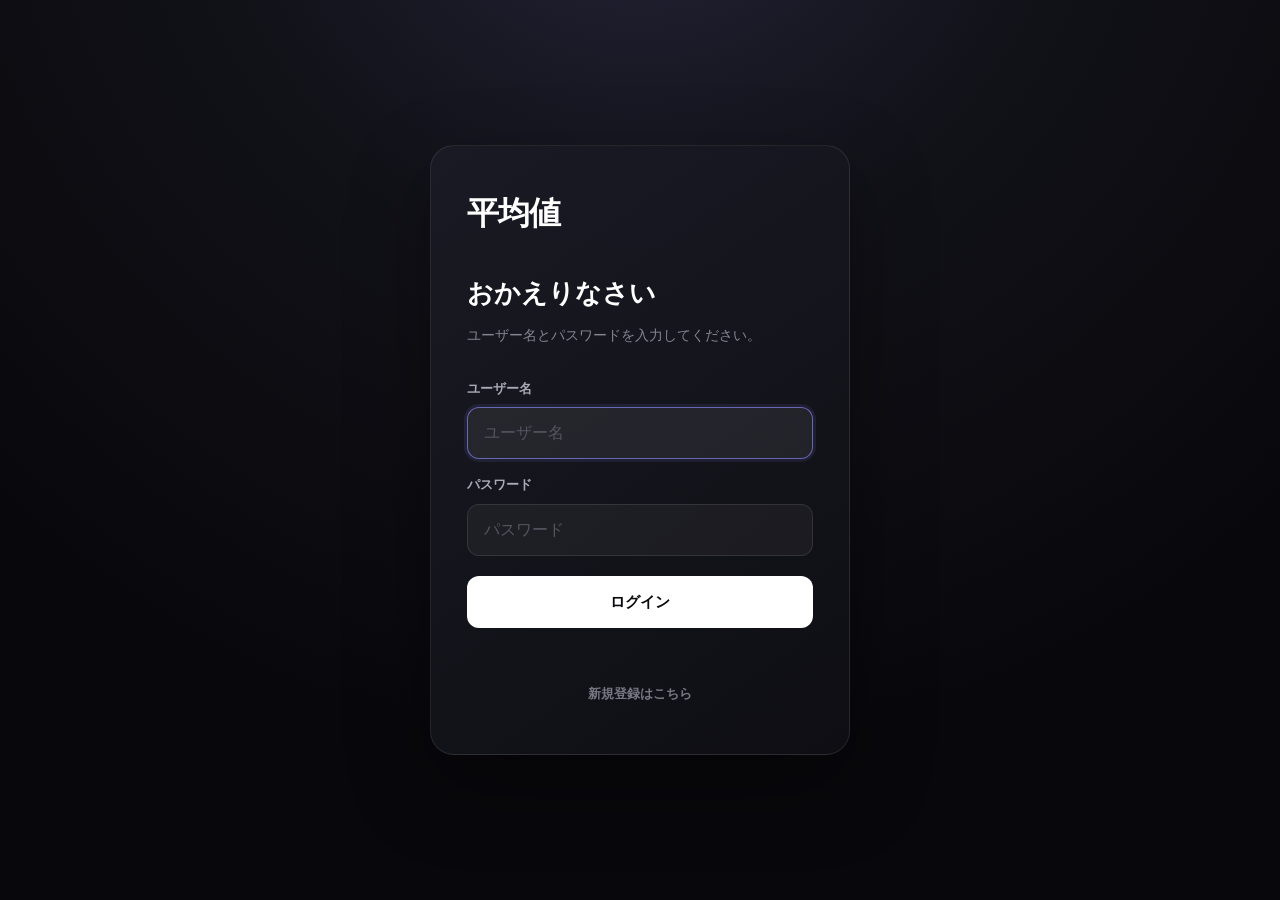
<file: frontend/index.html>
<!DOCTYPE html>
<html lang="ja">

<head>

    <meta charset="UTF-8">

    <meta
        name="viewport"
        content="width=device-width, initial-scale=1.0"
    >

    <title>平均値</title>

    <link
        rel="stylesheet"
        href="style.css"
    >

</head>


<body>


<!-- ==================================================
     ログイン画面
================================================== -->

<section
    id="loginSection"
    class="auth-section"
>

    <div class="auth-card">

        <div class="auth-logo">
            平均値
        </div>

        <h1>
            おかえりなさい
        </h1>

        <p class="auth-description">
            ユーザー名とパスワードを入力してください。
        </p>


        <div class="auth-form">

            <label for="loginUsernameInput">
                ユーザー名
            </label>

            <input
                type="text"
                id="loginUsernameInput"
                placeholder="ユーザー名"
                maxlength="100"
                autocomplete="username"
            >


            <label for="loginPasswordInput">
                パスワード
            </label>

            <input
                type="password"
                id="loginPasswordInput"
                placeholder="パスワード"
                maxlength="200"
                autocomplete="current-password"
            >


            <button
                id="loginButton"
                type="button"
            >
                ログイン
            </button>


            <p
                id="loginError"
                class="auth-error"
            ></p>


            <button
                id="showRegisterButton"
                class="auth-link-button"
                type="button"
            >
                新規登録はこちら
            </button>

        </div>

    </div>

</section>



<!-- ==================================================
     新規登録画面
================================================== -->

<section
    id="registrationSection"
    class="auth-section"
    style="display: none;"
>

    <div class="auth-card">

        <div class="auth-logo">
            平均値
        </div>

        <h1>
            アカウントを作成
        </h1>

        <p class="auth-description">
            ユーザー名とパスワードを登録してください。
        </p>


        <div class="auth-form">

            <label for="registerUsernameInput">
                ユーザー名
            </label>

            <input
                type="text"
                id="registerUsernameInput"
                placeholder="3文字以上"
                maxlength="100"
                autocomplete="username"
            >


            <label for="registerPasswordInput">
                パスワード
            </label>

            <input
                type="password"
                id="registerPasswordInput"
                placeholder="8文字以上"
                maxlength="200"
                autocomplete="new-password"
            >


            <label for="registerPasswordConfirmInput">
                パスワード（確認）
            </label>

            <input
                type="password"
                id="registerPasswordConfirmInput"
                placeholder="もう一度入力"
                maxlength="200"
                autocomplete="new-password"
            >


            <button
                id="registerButton"
                type="button"
            >
                アカウントを作成
            </button>


            <p
                id="registrationError"
                class="auth-error"
            ></p>


            <button
                id="showLoginButton"
                class="auth-link-button"
                type="button"
            >
                ログインに戻る
            </button>

        </div>

    </div>

</section>



<!-- ==================================================
     アプリ本体
================================================== -->

<div
    id="appContainer"
    style="display: none;"
>


    <!-- ==================================================
         ヘッダー
    ================================================== -->

    <header id="appHeader">

        <div class="logo">
            平均値
        </div>


        <nav class="nav">

            <button
                class="nav-button type-nav-button active"
                id="extraNav"
                type="button"
            >
                EXTRA
            </button>


            <button
                class="nav-button type-nav-button"
                id="ordinaryNav"
                type="button"
            >
                ORDINARY
            </button>


            <button
                class="nav-button type-nav-button"
                id="resultNav"
                type="button"
            >
                RESULT
            </button>

        </nav>

    </header>



    <!-- ==================================================
         回答状態フィルター
    ================================================== -->

    <div class="filter-nav">

        <button
            class="nav-button filter-nav-button active"
            id="allNav"
            type="button"
        >
            すべて
        </button>


        <button
            class="nav-button filter-nav-button"
            id="unansweredNav"
            type="button"
        >
            未回答
        </button>


        <button
            class="nav-button filter-nav-button"
            id="answeredNav"
            type="button"
        >
            回答済み
        </button>

    </div>



    <!-- ==================================================
         メイン
    ================================================== -->

    <main
        id="appMain"
        class="main"
    >


        <!-- ==================================================
             問題一覧
        ================================================== -->

        <section class="category-section">

            <div class="section-heading">

                <div>

                    <p class="section-label">
                        QUESTION
                    </p>


                    <h2 id="categoryTitle">
                        すべての問題
                    </h2>

                </div>

            </div>


            <div
                class="category-list"
                id="categoryList"
            >
            </div>

        </section>



        <!-- ==================================================
             問題
        ================================================== -->

        <section
            class="question-section"
            id="questionSection"
        >

            <div class="question-card">


                <div class="question-header">

                    <div
                        class="question-tags"
                        id="questionTags"
                    >

                        <span class="question-tag">
                            倫理
                        </span>

                    </div>


                    <span
                        class="question-number"
                        id="questionNumber"
                    >
                        QUESTION 01
                    </span>

                </div>



                <h1 id="questionTitle">
                    読み込み中...
                </h1>



                <p
                    class="question-text"
                    id="questionText"
                >
                    問題を読み込んでいます。
                </p>



                <div
                    class="options"
                    id="options"
                >
                </div>



                <button
                    class="answer-button"
                    id="answerButton"
                    type="button"
                    disabled
                >
                    回答する
                </button>


            </div>

        </section>



        <!-- ==================================================
             1問ごとの結果
        ================================================== -->

        <section
            class="result-section hidden"
            id="resultSection"
        >

            <div class="result-card">


                <!-- あなたの回答 -->

                <div class="your-answer-block">

                    <p class="result-label">
                        あなたの回答
                    </p>


                    <div class="your-answer">

                        <span
                            class="your-answer-key"
                            id="yourAnswerKey"
                        >
                            A
                        </span>


                        <span
                            class="your-answer-text"
                            id="yourAnswerText"
                        >
                            -
                        </span>

                    </div>

                </div>



                <!-- 同じ回答を選んだ割合 -->

                <div class="same-answer-block">

                    <p class="result-label">
                        あなたと同じ答えを選んだ人
                    </p>


                    <div
                        class="result-percentage"
                        id="resultPercentage"
                    >
                        0%
                    </div>


                    <p
                        class="result-description"
                        id="resultDescription"
                    >
                        -
                    </p>

                </div>



                <!-- 回答割合 -->

                <div class="distribution-block">

                    <div class="result-section-title">
                        全体の回答割合
                    </div>


                    <div
                        class="result-options"
                        id="resultOptions"
                    >
                    </div>

                </div>



                <!-- 結果情報 -->

                <div class="result-info">

                    <div class="result-info-item">

                        <span class="result-info-label">
                            回答者数
                        </span>


                        <span
                            class="result-info-value"
                            id="totalAnswers"
                        >
                            0人
                        </span>

                    </div>



                    <div class="result-info-item">

                        <span class="result-info-label">
                            多数派
                        </span>


                        <span
                            class="result-info-value"
                            id="majorityAnswer"
                        >
                            -
                        </span>

                    </div>

                </div>



                <button
                    class="next-button"
                    id="nextButton"
                    type="button"
                >
                    次の問題
                </button>


            </div>

        </section>



        <!-- ==================================================
             総合 RESULT
        ================================================== -->

        <section
            class="overall-result-section hidden"
            id="overallResultSection"
        >

            <div class="overall-result-card">


                <!-- ==========================================
                     タイトル
                ========================================== -->

                <div class="overall-result-heading">

                    <p class="section-label">
                        RESULT
                    </p>


                    <h1>
                        あなたの総合評価
                    </h1>


                    <p>
                        これまでの回答から、
                        あなたがどんなタイプなのかを評価します。
                    </p>

                </div>



                <!-- ==========================================
                     総合評価
                ========================================== -->

                <div class="overall-evaluation">

                    <p class="overall-evaluation-label">
                        総合評価
                    </p>


                    <h2
                        id="overallEvaluationTitle"
                        class="overall-evaluation-title"
                    >
                        まだ回答がありません
                    </h2>


                    <p
                        id="overallEvaluationDescription"
                        class="overall-evaluation-description"
                    >
                        問題に回答すると、
                        あなたの総合評価が表示されます。
                    </p>

                </div>



                <!-- ==========================================
                     多数派・少数派
                ========================================== -->

                <div class="evaluation-block majority-evaluation-block">

                    <div class="evaluation-block-header">

                        <div>

                            <p class="evaluation-label">
                                多数派・少数派度合い
                            </p>


                            <h3
                                id="majorityDegree"
                                class="evaluation-degree"
                            >
                                --
                            </h3>

                        </div>


                        <div
                            id="majorityRate"
                            class="evaluation-percentage"
                        >
                            --%
                        </div>

                    </div>



                    <p
                        id="majorityDescription"
                        class="evaluation-description"
                    >
                        --
                    </p>



                    <div class="majority-stats">

                        <div class="majority-stat">

                            <span>
                                回答数
                            </span>


                            <strong id="majorityAnsweredQuestions">
                                0
                            </strong>

                        </div>


                        <div class="majority-stat">

                            <span>
                                多数派
                            </span>


                            <strong id="majorityCount">
                                0
                            </strong>

                        </div>


                        <div class="majority-stat">

                            <span>
                                少数派
                            </span>


                            <strong id="minorityCount">
                                0
                            </strong>

                        </div>

                    </div>

                </div>



                <!-- ==========================================
                     平均度合い
                ========================================== -->

                <div class="evaluation-block average-evaluation-block">

                    <div class="evaluation-block-header">

                        <div>

                            <p class="evaluation-label">
                                平均度合い
                            </p>


                            <h3
                                id="averageDegree"
                                class="evaluation-degree"
                            >
                                --
                            </h3>

                        </div>


                        <div
                            id="averageScore"
                            class="evaluation-percentage"
                        >
                            --%
                        </div>

                    </div>



                    <p
                        id="averageDescription"
                        class="evaluation-description"
                    >
                        --
                    </p>



                    <div class="average-stats">

                        <div class="average-stat">

                            <span>
                                数値・時間問題
                            </span>


                            <strong id="numericAnsweredQuestions">
                                0問
                            </strong>

                        </div>

                    </div>

                </div>



                <!-- ==========================================
                     総回答数
                ========================================== -->

                <div class="overall-total">

                    <span>
                        回答した問題
                    </span>


                    <strong id="overallAnsweredQuestions">
                        0問
                    </strong>

                </div>



                <!-- ==========================================
                     問題へ戻る
                ========================================== -->

                <button
                    class="next-button overall-back-button"
                    id="overallBackButton"
                    type="button"
                >
                    問題に戻る
                </button>


            </div>

        </section>



        <!-- ==================================================
             下部の平均値表示
        ================================================== -->

        <section class="user-average-section">

            <div class="average-card">


                <div>

                    <p class="average-label">
                        あなたの平均値
                    </p>


                    <h2 id="userAverage">
                        --%
                    </h2>

                </div>



                <div>

                    <p class="average-level">

                        <span id="userLevel">
                            まだ回答がありません
                        </span>

                    </p>

                </div>


            </div>

        </section>


    </main>



    <!-- ==================================================
         フッター
    ================================================== -->

    <footer
        id="appFooter"
        class="appfooter"
    >

        <p>
        </p>


        <p>
        </p>

    </footer>


</div>



<!-- ==================================================
     JavaScript
================================================== -->

<script src="app.js"></script>


</body>

</html>
</file>
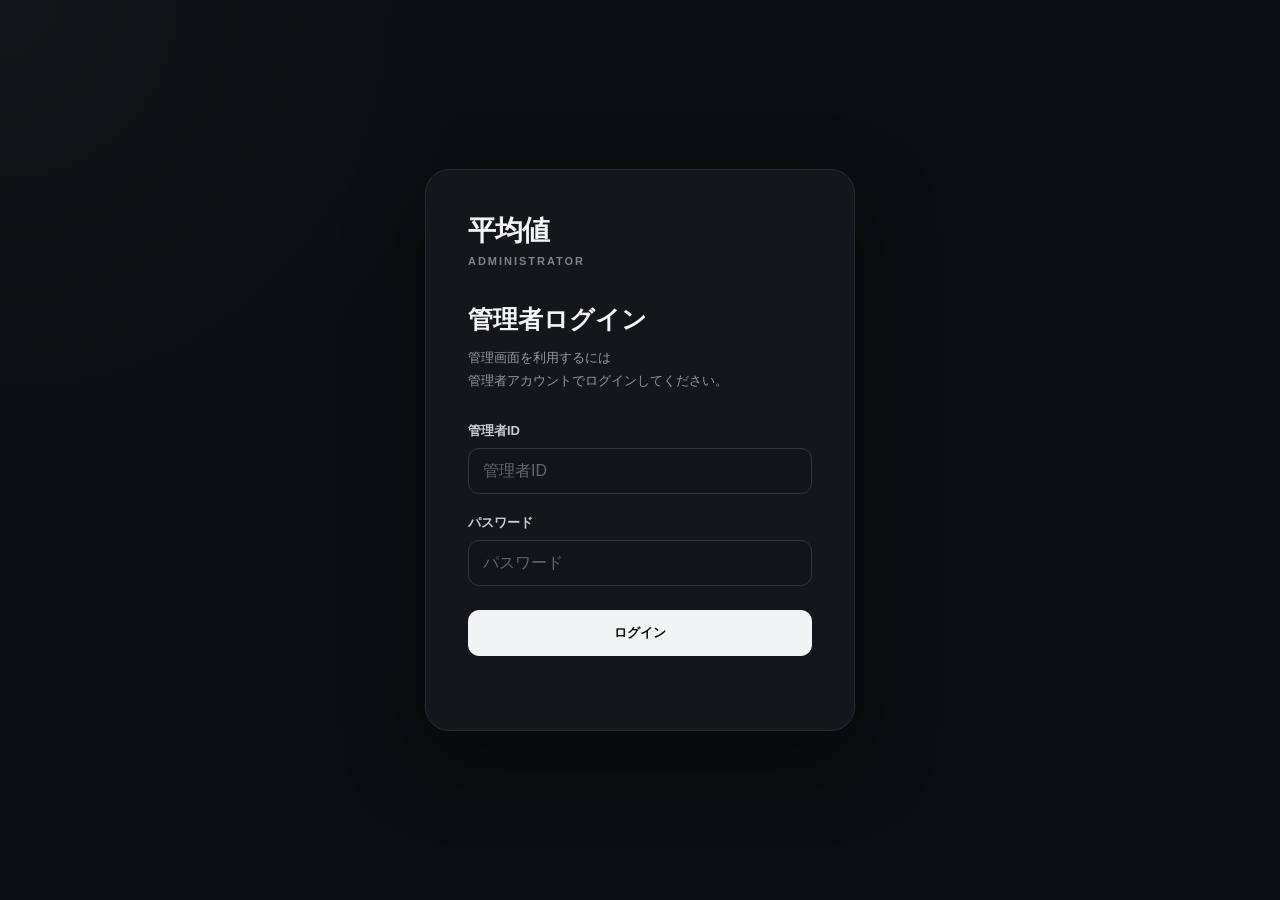
<file: frontend/admin/index.html>
<!DOCTYPE html>
<html lang="ja">

<head>
    <meta charset="UTF-8">

    <meta
        name="viewport"
        content="width=device-width, initial-scale=1.0"
    >

    <title>平均値 | 管理画面</title>

    <link
        rel="stylesheet"
        href="admin.css"
    >
</head>

<body>

    <!-- =========================
         ログイン画面
    ========================== -->
    <section
        id="loginSection"
        class="login-section"
    >

        <div class="login-card">

            <div class="login-logo">
                平均値
            </div>

            <div class="login-subtitle">
                ADMINISTRATOR
            </div>

            <h1>
                管理者ログイン
            </h1>

            <p class="login-description">
                管理画面を利用するには<br>
                管理者アカウントでログインしてください。
            </p>

            <form id="loginForm">

                <div class="form-group">

                    <label for="adminUsername">
                        管理者ID
                    </label>

                    <input
                        id="adminUsername"
                        type="text"
                        autocomplete="username"
                        placeholder="管理者ID"
                        required
                    >

                </div>

                <div class="form-group">

                    <label for="adminPassword">
                        パスワード
                    </label>

                    <input
                        id="adminPassword"
                        type="password"
                        autocomplete="current-password"
                        placeholder="パスワード"
                        required
                    >

                </div>

                <button
                    id="loginButton"
                    type="submit"
                    class="primary-button"
                >
                    ログイン
                </button>

                <p
                    id="loginError"
                    class="error-message"
                ></p>

            </form>

        </div>

    </section>


    <!-- =========================
         管理画面
    ========================== -->
    <section
        id="adminSection"
        class="admin-section hidden"
    >

        <!-- ヘッダー -->
        <header class="admin-header">

            <div class="admin-header-left">

                <div class="admin-brand">
                    平均値
                </div>

                <span class="admin-badge">
                    ADMIN
                </span>

            </div>

            <div class="admin-header-right">

                <button
                    id="refreshButton"
                    class="header-button"
                    type="button"
                >
                    更新
                </button>

                <button
                    id="logoutButton"
                    class="header-button logout-button"
                    type="button"
                >
                    ログアウト
                </button>

            </div>

        </header>


        <!-- メイン -->
        <main class="admin-main">

            <!-- ページタイトル -->
            <div class="page-title-area">

                <div>

                    <div class="page-eyebrow">
                        QUESTION MANAGEMENT
                    </div>

                    <h1>
                        問題管理
                    </h1>

                    <p>
                        問題の追加・編集・公開状態を管理できます。
                    </p>

                </div>

                <button
                    id="newQuestionButton"
                    class="primary-button new-question-button"
                    type="button"
                >
                    ＋ 新しい問題
                </button>

            </div>


            <!-- 統計 -->
            <div class="stats-grid">

                <div class="stat-card">

                    <span class="stat-label">
                        TOTAL
                    </span>

                    <strong
                        id="totalQuestionCount"
                        class="stat-value"
                    >
                        0
                    </strong>

                    <span class="stat-description">
                        全問題
                    </span>

                </div>


                <div class="stat-card">

                    <span class="stat-label">
                        PUBLISHED
                    </span>

                    <strong
                        id="publishedQuestionCount"
                        class="stat-value"
                    >
                        0
                    </strong>

                    <span class="stat-description">
                        公開中
                    </span>

                </div>


                <div class="stat-card">

                    <span class="stat-label">
                        DRAFT
                    </span>

                    <strong
                        id="draftQuestionCount"
                        class="stat-value"
                    >
                        0
                    </strong>

                    <span class="stat-description">
                        非公開
                    </span>

                </div>

            </div>


            <!-- フィルター -->
            <div class="toolbar">

                <div class="toolbar-left">

                    <button
                        class="filter-button active"
                        data-filter="all"
                        type="button"
                    >
                        すべて
                    </button>

                    <button
                        class="filter-button"
                        data-filter="published"
                        type="button"
                    >
                        公開中
                    </button>

                    <button
                        class="filter-button"
                        data-filter="draft"
                        type="button"
                    >
                        非公開
                    </button>

                </div>

                <div class="toolbar-right">

                    <input
                        id="questionSearch"
                        class="search-input"
                        type="search"
                        placeholder="問題を検索..."
                    >

                </div>

            </div>


            <!-- 問題一覧 -->
            <section class="question-management-section">

                <div class="section-heading">

                    <div>

                        <span class="section-eyebrow">
                            QUESTIONS
                        </span>

                        <h2>
                            問題一覧
                        </h2>

                    </div>

                    <span
                        id="displayQuestionCount"
                        class="display-count"
                    >
                        0件
                    </span>

                </div>


                <div
                    id="questionList"
                    class="question-list"
                >

                    <!-- JavaScriptで生成 -->

                </div>


                <div
                    id="questionListEmpty"
                    class="empty-state hidden"
                >

                    <div class="empty-icon">
                        —
                    </div>

                    <h3>
                        問題がありません
                    </h3>

                    <p>
                        条件に一致する問題がありません。
                    </p>

                </div>

            </section>

        </main>

    </section>


    <!-- =========================
         問題編集モーダル
    ========================== -->
    <div
        id="questionModal"
        class="modal-overlay hidden"
    >

        <div class="modal">

            <div class="modal-header">

                <div>

                    <span
                        id="modalEyebrow"
                        class="modal-eyebrow"
                    >
                        NEW QUESTION
                    </span>

                    <h2
                        id="modalTitle"
                    >
                        新しい問題
                    </h2>

                </div>

                <button
                    id="closeModalButton"
                    class="modal-close-button"
                    type="button"
                    aria-label="閉じる"
                >
                    ×
                </button>

            </div>


            <form id="questionForm">

                <input
                    id="editingQuestionId"
                    type="hidden"
                >


                <!-- =========================
                     基本情報
                ========================== -->
                <div class="form-section">

                    <div class="form-section-title">
                        基本情報
                    </div>


                    <div class="form-row">

                        <div class="form-group">

                            <label for="questionCategory">
                                カテゴリ
                            </label>

                            <select
                                id="questionCategory"
                                required
                            >
                                <option value="">
                                    読み込み中...
                                </option>
                            </select>

                        </div>


                        <div class="form-group">

                            <label for="questionSortOrder">
                                並び順
                            </label>

                            <input
                                id="questionSortOrder"
                                type="number"
                                value="0"
                                min="0"
                                step="1"
                            >

                        </div>

                    </div>


                    <!-- 質問タイプ -->
                    <div class="form-group">

                        <label for="questionType">
                            質問タイプ
                        </label>

                        <select
                            id="questionType"
                            required
                        >

                            <option value="ORDINARY">
                                ORDINARY（通常）
                            </option>

                            <option value="EXTRA">
                                EXTRA（特別）
                            </option>

                        </select>

                        <p class="form-help">
                            通常の平均値問題はORDINARY、思考実験など特別な問題はEXTRAにしてください。
                        </p>

                    </div>


                    <div class="form-group">

                        <label for="questionTitle">
                            タイトル
                        </label>

                        <input
                            id="questionTitle"
                            type="text"
                            placeholder="例：トロッコ問題"
                            required
                        >

                    </div>


                    <div class="form-group">

                        <label for="questionText">
                            問題文
                        </label>

                        <textarea
                            id="questionText"
                            rows="6"
                            placeholder="問題文を入力してください"
                            required
                        ></textarea>

                    </div>

                </div>


                <!-- =========================
                     回答設定
                ========================== -->
                <div class="form-section">

                    <div class="form-section-title">
                        回答設定
                    </div>


                    <div class="form-row">

                        <div class="form-group">

                            <label for="answerType">
                                回答形式
                            </label>

                            <select
                                id="answerType"
                                required
                            >

                                <option value="choice">
                                    選択式
                                </option>

                                <option value="numeric">
                                    数値入力
                                </option>

                                <option value="time">
                                    時間入力
                                </option>

                            </select>

                        </div>


                        <div class="form-group">

                            <label for="aggregationType">
                                集計方式
                            </label>

                            <select
                                id="aggregationType"
                                required
                            >

                                <option value="choice_percentage">
                                    選択肢別割合
                                </option>

                                <option value="numeric_average">
                                    数値平均
                                </option>

                                <option value="time_average">
                                    時間平均
                                </option>

                            </select>

                        </div>

                    </div>

                </div>


                <!-- =========================
                     選択肢
                ========================== -->
                <div
                    id="optionsSection"
                    class="form-section"
                >

                    <div class="options-header">

                        <div>

                            <div class="form-section-title">
                                選択肢
                            </div>

                            <p class="form-help">
                                選択式の場合に設定してください。
                            </p>

                        </div>

                        <button
                            id="addOptionButton"
                            type="button"
                            class="secondary-button"
                        >
                            ＋ 選択肢追加
                        </button>

                    </div>


                    <div
                        id="optionEditorList"
                        class="option-editor-list"
                    >

                        <!-- JavaScriptで生成 -->

                    </div>

                </div>


                <!-- =========================
                     公開設定
                ========================== -->
                <div class="form-section">

                    <div class="publish-setting">

                        <div>

                            <div class="form-section-title">
                                公開設定
                            </div>

                            <p class="form-help">
                                公開すると一般ユーザーから閲覧・回答できるようになります。
                            </p>

                        </div>

                        <label class="switch">

                            <input
                                id="questionPublished"
                                type="checkbox"
                            >

                            <span class="switch-slider"></span>

                        </label>

                    </div>

                </div>


                <!-- エラー -->
                <div
                    id="formError"
                    class="form-error hidden"
                ></div>


                <!-- モーダルフッター -->
                <div class="modal-footer">

                    <button
                        id="cancelQuestionButton"
                        type="button"
                        class="secondary-button"
                    >
                        キャンセル
                    </button>

                    <button
                        id="saveQuestionButton"
                        type="submit"
                        class="primary-button"
                    >
                        保存する
                    </button>

                </div>

            </form>

        </div>

    </div>


    <!-- =========================
         削除確認モーダル
    ========================== -->
    <div
        id="deleteModal"
        class="modal-overlay hidden"
    >

        <div class="confirm-modal">

            <div class="confirm-icon">
                !
            </div>

            <h2>
                問題を削除しますか？
            </h2>

            <p id="deleteQuestionName">
                この問題を削除します。
            </p>

            <p class="warning-text">
                この操作は取り消せません。
            </p>

            <div class="confirm-actions">

                <button
                    id="cancelDeleteButton"
                    type="button"
                    class="secondary-button"
                >
                    キャンセル
                </button>

                <button
                    id="confirmDeleteButton"
                    type="button"
                    class="danger-button"
                >
                    削除する
                </button>

            </div>

        </div>

    </div>


    <!-- =========================
         通知
    ========================== -->
    <div
        id="toast"
        class="toast hidden"
    >
        <span id="toastMessage"></span>
    </div>


    <script src="admin.js"></script>

</body>

</html>
</file>
<file: frontend/style.css>
* {
    box-sizing: border-box;
    margin: 0;
    padding: 0;
}

/* ==================================================
   Base
================================================== */

html {
    scroll-behavior: smooth;
}

body {
    min-height: 100vh;
    overflow-x: hidden;
    background:
        radial-gradient(
            circle at 50% -20%,
            #25253a 0,
            #111118 35%,
            #08080c 75%
        );
    color: #ffffff;
    font-family:
        -apple-system,
        BlinkMacSystemFont,
        "Segoe UI",
        "Noto Sans JP",
        sans-serif;
    line-height: 1.6;
    -webkit-text-size-adjust: 100%;
}

/* ==================================================
   Header
================================================== */

.header {
    position: sticky;
    top: 0;
    z-index: 100;
    min-height: 72px;
    display: flex;
    align-items: center;
    justify-content: space-between;
    gap: 20px;
    padding: 10px 40px;
    background:
        rgba(10, 10, 15, 0.82);
    border-bottom:
        1px solid rgba(255, 255, 255, 0.08);
    backdrop-filter: blur(18px);
    -webkit-backdrop-filter: blur(18px);
}

/* ==================================================
   Logo
================================================== */

.logo {
    flex-shrink: 0;
    font-size: 22px;
    font-weight: 800;
    letter-spacing: 0.08em;
    white-space: nowrap;
}

/* ==================================================
   Navigation
================================================== */

.nav {
    display: flex;
    align-items: center;
    gap: 6px;
    padding: 5px;
    border-radius: 14px;
    background:
        rgba(255, 255, 255, 0.04);
    border:
        1px solid rgba(255, 255, 255, 0.08);
}

.nav-button {
    border: none;
    background: transparent;
    color: #777783;
    padding: 9px 14px;
    border-radius: 10px;
    font-family: inherit;
    font-size: 13px;
    font-weight: 600;
    cursor: pointer;
    transition:
        background 0.2s ease,
        color 0.2s ease,
        transform 0.2s ease;
    -webkit-tap-highlight-color: transparent;
}

.nav-button:hover {
    background:
        rgba(255, 255, 255, 0.06);
    color: #ffffff;
}

.nav-button:active {
    transform: scale(0.97);
}

.nav-button.active {
    background:
        rgba(255, 255, 255, 0.12);
    color: #ffffff;
}

/* ==================================================
   EXTRA / ORDINARY
================================================== */

.type-nav-button {
    min-width: 100px;
    letter-spacing: 0.05em;
}

.type-nav-button.active {
    background:
        rgba(255, 255, 255, 0.14);
    box-shadow:
        0 4px 18px rgba(0, 0, 0, 0.18);
}

/* ==================================================
   Main
================================================== */

.main {
    width: min(
        900px,
        calc(100% - 32px)
    );
    margin: 0 auto;
    padding:
        48px 0 80px;
}

/* ==================================================
   Category Section
================================================== */

.category-section {
    margin-bottom: 28px;
}

.category-section h2 {
    margin-bottom: 14px;
    font-size: 13px;
    font-weight: 700;
    color: #888894;
    letter-spacing: 0.04em;
}

.section-heading {
    margin-bottom: 16px;
}

.section-label {
    margin-bottom: 5px;
    color: #555560;
    font-size: 10px;
    font-weight: 800;
    letter-spacing: 0.16em;
}

/* ==================================================
   Category List
================================================== */

.category-list {
    display: flex;
    flex-wrap: wrap;
    gap: 8px;
}

.category-button {
    border:
        1px solid #292932;
    background:
        rgba(20, 20, 27, 0.8);
    color: #9999a5;
    padding:
        9px 15px;
    border-radius: 999px;
    font-family: inherit;
    font-size: 13px;
    font-weight: 600;
    cursor: pointer;
    transition:
        background 0.2s ease,
        color 0.2s ease,
        border-color 0.2s ease,
        transform 0.2s ease;
    -webkit-tap-highlight-color: transparent;
}

.category-button:hover {
    border-color: #44444f;
    background:
        #1b1b23;
    color: #ffffff;
    transform:
        translateY(-1px);
}

.category-button.active {
    background: #ffffff;
    border-color: #ffffff;
    color: #09090d;
}

#categoryList {
    display: none !important;
}

/* ==================================================
   Filter Navigation
================================================== */

.filter-nav {
    display: flex;
    align-items: center;
    gap: 6px;
    width: fit-content;
    margin-top: 14px;
    padding: 5px;
    border-radius: 12px;
    background:
        rgba(255, 255, 255, 0.035);
    border:
        1px solid rgba(255, 255, 255, 0.07);
}

.filter-nav .nav-button {
    padding:
        8px 15px;
    font-size: 12px;
}

.filter-nav .nav-button.active {
    background:
        rgba(255, 255, 255, 0.10);
}

/* ==================================================
   Question Section
================================================== */

.question-section {
    width: 100%;
}

/* ==================================================
   Question List
================================================== */

.question-list {
    width: 100%;
    display: flex;
    flex-direction: column;
    gap: 24px;
}

/* ==================================================
   Question Card
================================================== */

.question-list .question-card {
    position: relative;
    width: 100%;
    overflow: hidden;
    padding: 32px;
    border:
        1px solid rgba(255, 255, 255, 0.09);
    border-radius: 24px;
    background:
        linear-gradient(
            145deg,
            rgba(27, 27, 37, 0.96),
            rgba(14, 14, 20, 0.98)
        );
    box-shadow:
        0 20px 60px rgba(0, 0, 0, 0.25);
}

.question-list .question-card::before {
    content: "";
    position: absolute;
    top: -90px;
    right: -90px;
    width: 230px;
    height: 230px;
    border-radius: 50%;
    background:
        rgba(255, 255, 255, 0.025);
    pointer-events: none;
}

/* ==================================================
   Question Card Header
================================================== */

.question-card-header {
    position: relative;
    display: flex;
    align-items: center;
    justify-content: space-between;
    gap: 12px;
    margin-bottom: 18px;
}

/* ==================================================
   Question Number
================================================== */

.question-number {
    color: #555560;
    font-size: 11px;
    font-weight: 700;
    letter-spacing: 0.12em;
}

/* ==================================================
   Answered Badge
================================================== */

.question-answered-badge {
    display: inline-flex;
    align-items: center;
    justify-content: center;
    padding:
        5px 10px;
    border-radius: 999px;
    background:
        rgba(255, 255, 255, 0.07);
    border:
        1px solid rgba(255, 255, 255, 0.08);
    color: #9999a5;
    font-size: 11px;
    font-weight: 700;
    white-space: nowrap;
}

/* ==================================================
   Question Title
================================================== */

.question-card .question-title {
    position: relative;
    margin-bottom: 14px;
    color: #ffffff;
    font-size: 26px;
    font-weight: 800;
    line-height: 1.35;
    letter-spacing: -0.025em;
    overflow-wrap: anywhere;
}

/* ==================================================
   Question Text
================================================== */

.question-card .question-text {
    position: relative;
    max-width: 760px;
    margin-bottom: 22px;
    color: #aaaab5;
    font-size: 15px;
    line-height: 1.85;
    white-space: pre-wrap;
    overflow-wrap: anywhere;
}

/* ==================================================
   Tags
================================================== */

.question-tags {
    position: relative;
    display: flex;
    flex-wrap: wrap;
    gap: 7px;
    margin-bottom: 22px;
}

.question-tag {
    display: inline-flex;
    align-items: center;
    padding:
        5px 10px;
    border-radius: 999px;
    background:
        rgba(255, 255, 255, 0.06);
    border:
        1px solid rgba(255, 255, 255, 0.08);
    color: #aaaab5;
    font-size: 11px;
    font-weight: 600;
}

/* ==================================================
   Answer Area
================================================== */

.question-answer-area {
    position: relative;
    width: 100%;
}

/* ==================================================
   Options
================================================== */

.question-answer-area .options {
    position: relative;
    display: flex;
    flex-direction: column;
    gap: 12px;
    width: 100%;
}

.question-answer-area .option-button {
    position: relative;
    width: 100%;
    min-height: 68px;
    display: flex;
    align-items: center;
    padding:
        15px 18px;
    border:
        1px solid rgba(255, 255, 255, 0.10);
    border-radius: 15px;
    background:
        rgba(255, 255, 255, 0.045);
    color: #ffffff;
    font-family: inherit;
    cursor: pointer;
    text-align: left;
    transition:
        background 0.2s ease,
        border-color 0.2s ease,
        transform 0.2s ease,
        box-shadow 0.2s ease;
    -webkit-tap-highlight-color: transparent;
}

.question-answer-area .option-button:hover {
    background:
        rgba(255, 255, 255, 0.08);
    border-color:
        rgba(255, 255, 255, 0.22);
    transform:
        translateY(-2px);
    box-shadow:
        0 8px 24px rgba(0, 0, 0, 0.18);
}

.question-answer-area .option-button:active {
    transform: scale(0.99);
}

.question-answer-area .option-button.selected {
    background:
        rgba(120, 120, 255, 0.16);
    border-color:
        rgba(140, 140, 255, 0.65);
    box-shadow:
        0 0 0 1px
        rgba(140, 140, 255, 0.12),
        0 10px 30px
        rgba(80, 80, 180, 0.18);
    transform:
        translateY(-1px);
}

/* ==================================================
   Option Key
================================================== */

.option-key {
    width: 38px;
    height: 38px;
    min-width: 38px;
    display: flex;
    align-items: center;
    justify-content: center;
    margin-right: 14px;
    border-radius: 11px;
    background:
        rgba(255, 255, 255, 0.09);
    border:
        1px solid rgba(255, 255, 255, 0.12);
    color:
        rgba(255, 255, 255, 0.85);
    font-size: 13px;
    font-weight: 700;
}

.option-button.selected .option-key {
    background:
        rgba(140, 140, 255, 0.25);
    border-color:
        rgba(160, 160, 255, 0.60);
    color: #ffffff;
}

/* ==================================================
   Option Text
================================================== */

.option-text {
    flex: 1;
    min-width: 0;
    color:
        rgba(255, 255, 255, 0.92);
    font-size: 15px;
    font-weight: 500;
    line-height: 1.6;
    overflow-wrap: anywhere;
}

/* ==================================================
   Option Arrow
================================================== */

.option-arrow {
    margin-left: 14px;
    color:
        rgba(255, 255, 255, 0.30);
    font-size: 19px;
    transition:
        transform 0.2s ease,
        color 0.2s ease;
}

.option-button:hover .option-arrow {
    transform:
        translateX(4px);
    color:
        rgba(255, 255, 255, 0.75);
}

.option-button.selected .option-arrow {
    color:
        rgba(255, 255, 255, 0.9);
    transform:
        translateX(4px);
}

/* ==================================================
   Numeric / Time Input
================================================== */

.numeric-answer-wrapper {
    width: 100%;
}

.numeric-answer-label {
    display: block;
    margin-bottom: 8px;
    color: #858590;
    font-size: 12px;
    font-weight: 700;
}

.numeric-answer-input {
    width: 100%;
    height: 54px;
    padding:
        0 16px;
    border:
        1px solid rgba(255, 255, 255, 0.10);
    border-radius: 13px;
    background:
        rgba(255, 255, 255, 0.045);
    color: #ffffff;
    font-family: inherit;
    font-size: 16px;
    outline: none;
    transition:
        background 0.2s ease,
        border-color 0.2s ease,
        box-shadow 0.2s ease;
}

.numeric-answer-input:focus {
    background:
        rgba(255, 255, 255, 0.07);
    border-color:
        rgba(140, 140, 255, 0.65);
    box-shadow:
        0 0 0 3px
        rgba(140, 140, 255, 0.10);
}

.numeric-answer-input::placeholder {
    color: #555560;
}

/* ==================================================
   Input Error
================================================== */

.numeric-answer-error {
    min-height: 18px;
    margin-top: 6px;
    color: #d9a0a0;
    font-size: 12px;
}

/* ==================================================
   Inline Answer Button
================================================== */

.inline-answer-button {
    position: relative;
    width: 100%;
    min-height: 52px;
    margin-top: 16px;
    border:
        1px solid rgba(255, 255, 255, 0.10);
    border-radius: 13px;
    background:
        rgba(255, 255, 255, 0.10);
    color: #ffffff;
    font-family: inherit;
    font-size: 14px;
    font-weight: 700;
    cursor: pointer;
    transition:
        background 0.2s ease,
        border-color 0.2s ease,
        transform 0.2s ease,
        opacity 0.2s ease;
}

.inline-answer-button:hover:not(:disabled) {
    background:
        rgba(255, 255, 255, 0.16);
    border-color:
        rgba(255, 255, 255, 0.20);
    transform:
        translateY(-1px);
}

.inline-answer-button:active:not(:disabled) {
    transform:
        translateY(0);
}

.inline-answer-button:disabled {
    opacity: 0.35;
    cursor: not-allowed;
}

/* ==================================================
   Answered State
================================================== */

.answered-state {
    width: 100%;
    padding:
        13px 16px;
    border:
        1px solid rgba(255, 255, 255, 0.07);
    border-radius: 12px;
    background:
        rgba(255, 255, 255, 0.035);
    color: #777783;
    font-size: 13px;
    font-weight: 600;
}

/* ==================================================
   Question Result
================================================== */

.question-result-area {
    width: 100%;
    margin-top: 24px;
    padding-top: 24px;
    border-top:
        1px solid rgba(255, 255, 255, 0.08);
}

.inline-result {
    width: 100%;
    padding: 20px;
    border:
        1px solid rgba(255, 255, 255, 0.07);
    border-radius: 16px;
    background:
        rgba(255, 255, 255, 0.035);
}

.inline-result-title {
    margin-bottom: 7px;
    color: #ffffff;
    font-size: 28px;
    font-weight: 800;
    line-height: 1.2;
    letter-spacing: -0.03em;
    overflow-wrap: anywhere;
}

.inline-result-description {
    margin: 0 0 18px;
    color: #a5a5b0;
    font-size: 13px;
    line-height: 1.7;
}

/* ==================================================
   Numeric Result
================================================== */

.inline-result-values {
    display: flex;
    flex-direction: column;
    gap: 9px;
}

.inline-result-row {
    display: flex;
    align-items: center;
    justify-content: space-between;
    gap: 16px;
    padding:
        14px 16px;
    border:
        1px solid rgba(255, 255, 255, 0.06);
    border-radius: 12px;
    background:
        rgba(255, 255, 255, 0.045);
}

.inline-result-row span {
    color: #777783;
    font-size: 12px;
}

.inline-result-row strong {
    color: #ffffff;
    font-size: 18px;
    font-weight: 800;
    text-align: right;
    overflow-wrap: anywhere;
}

.inline-result-total {
    margin-top: 12px;
    color: #666672;
    font-size: 11px;
    text-align: right;
}

/* ==================================================
   Choice Result
================================================== */

.inline-result-options {
    display: flex;
    flex-direction: column;
    gap: 12px;
}

.inline-result-option {
    padding:
        14px;
    border:
        1px solid rgba(255, 255, 255, 0.07);
    border-radius: 12px;
    background:
        rgba(255, 255, 255, 0.035);
}

.inline-result-option.your-choice {
    border-color:
        rgba(140, 140, 255, 0.45);
    background:
        rgba(120, 120, 255, 0.08);
}

/* ==================================================
   Result Option Header
================================================== */

.result-option-header {
    display: flex;
    align-items: flex-start;
    justify-content: space-between;
    gap: 16px;
    margin-bottom: 10px;
}

.result-option-name {
    display: flex;
    align-items: center;
    flex-wrap: wrap;
    gap: 8px;
    min-width: 0;
}

.result-option-key {
    display: inline-flex;
    align-items: center;
    justify-content: center;
    min-width: 28px;
    height: 28px;
    padding:
        0 8px;
    border-radius: 8px;
    background:
        rgba(255, 255, 255, 0.07);
    color: #ffffff;
    font-size: 11px;
    font-weight: 800;
}

.result-option-text {
    color: #dddddf;
    font-size: 13px;
    line-height: 1.5;
    overflow-wrap: anywhere;
}

.result-option-percentage {
    flex-shrink: 0;
    color: #ffffff;
    font-size: 14px;
    font-weight: 800;
}

/* ==================================================
   Your Choice Badge
================================================== */

.your-choice-badge {
    display: inline-flex;
    align-items: center;
    padding:
        4px 8px;
    border-radius: 999px;
    background:
        rgba(140, 140, 255, 0.18);
    border:
        1px solid rgba(140, 140, 255, 0.30);
    color: #c9c9ff;
    font-size: 10px;
    font-weight: 700;
}

/* ==================================================
   Result Bar
================================================== */

.result-bar {
    width: 100%;
    height: 7px;
    overflow: hidden;
    border-radius: 999px;
    background:
        rgba(255, 255, 255, 0.07);
}

.result-bar-fill {
    height: 100%;
    border-radius: inherit;
    background:
        rgba(140, 140, 255, 0.75);
    transition:
        width 0.7s ease;
}

.inline-result-option.your-choice .result-bar-fill {
    background:
        rgba(160, 160, 255, 0.95);
}

.result-option-count {
    margin-top: 6px;
    color: #777782;
    font-size: 10px;
    text-align: right;
}

/* ==================================================
   Old Single Question Elements
================================================== */

#options {
    position: relative;
    display: flex;
    flex-direction: column;
    gap: 14px;
    margin-top: 24px;
}

#answerButton {
    position: relative;
    width: 100%;
    min-height: 54px;
    margin-top: 24px;
    border: none;
    border-radius: 14px;
    background:
        rgba(255, 255, 255, 0.10);
    color: #ffffff;
    font-family: inherit;
    font-size: 15px;
    font-weight: 700;
    cursor: pointer;
}

/* ==================================================
   Old Result Screen
================================================== */

.result-section {
    margin-top: 24px;
}

.result-card {
    padding: 34px;
    border:
        1px solid rgba(255, 255, 255, 0.09);
    border-radius: 22px;
    background:
        #111117;
    text-align: center;
}

.result-label {
    margin-bottom: 8px;
    color: #858590;
    font-size: 13px;
    font-weight: 600;
}

.result-percentage {
    margin-bottom: 4px;
    font-size:
        clamp(52px, 10vw, 82px);
    font-weight: 900;
    letter-spacing: -0.06em;
    line-height: 1;
}

.result-description {
    margin-bottom: 26px;
    color: #a5a5b0;
    font-size: 14px;
}

.result-info {
    display: grid;
    grid-template-columns:
        1fr 1fr;
    gap: 10px;
    margin-bottom: 20px;
}

.result-info-item {
    padding: 15px;
    border:
        1px solid #24242d;
    border-radius: 14px;
    background:
        #17171e;
}

.result-info-label {
    display: block;
    margin-bottom: 3px;
    color: #686873;
    font-size: 11px;
}

.result-info-value {
    color: #ffffff;
    font-size: 15px;
    font-weight: 700;
    overflow-wrap: anywhere;
}

.next-button {
    width: 100%;
    border:
        1px solid #30303a;
    border-radius: 14px;
    padding: 16px;
    background:
        #1a1a21;
    color: #ffffff;
    font-family: inherit;
    font-size: 14px;
    font-weight: 700;
    cursor: pointer;
}

/* ==================================================
   Result Detailed Sections
================================================== */

.your-answer-block,
.same-answer-block,
.distribution-block {
    margin-bottom: 28px;
}

.result-section-title {
    margin-bottom: 16px;
    color: #ffffff;
    font-size: 14px;
    font-weight: 700;
}

.your-answer {
    display: flex;
    align-items: center;
    gap: 14px;
    margin-top: 12px;
    padding:
        18px 20px;
    border-radius: 14px;
    background:
        rgba(120, 120, 255, 0.10);
    border:
        1px solid rgba(140, 140, 255, 0.30);
}

.your-answer-key {
    display: flex;
    align-items: center;
    justify-content: center;
    width: 38px;
    height: 38px;
    flex-shrink: 0;
    border-radius: 10px;
    background:
        rgba(140, 140, 255, 0.18);
    color: #ffffff;
    font-size: 14px;
    font-weight: 800;
}

.your-answer-text {
    color: #ffffff;
    font-size: 14px;
    font-weight: 600;
    line-height: 1.6;
    overflow-wrap: anywhere;
}

.result-options {
    display: flex;
    flex-direction: column;
    gap: 18px;
}

.result-option {
    padding:
        16px 18px;
    border-radius: 14px;
    background:
        rgba(255, 255, 255, 0.035);
    border:
        1px solid rgba(255, 255, 255, 0.08);
}

.result-option.your-choice {
    background:
        rgba(120, 120, 255, 0.09);
    border-color:
        rgba(140, 140, 255, 0.35);
}

/* ==================================================
   User Average
================================================== */

.user-average-section {
    margin-top: 18px;
}

.average-card {
    display: flex;
    align-items: center;
    justify-content: space-between;
    gap: 20px;
    padding:
        24px 28px;
    border:
        1px solid #22222b;
    border-radius: 18px;
    background:
        rgba(17, 17, 23, 0.75);
}

.average-label {
    margin-bottom: 3px;
    color: #70707b;
    font-size: 11px;
    font-weight: 700;
    letter-spacing: 0.05em;
}

.average-card h2 {
    font-size: 30px;
    line-height: 1;
    letter-spacing: -0.03em;
}

.average-level {
    padding:
        7px 12px;
    border-radius: 999px;
    background:
        #1d1d25;
    color: #aaaab5;
    font-size: 12px;
    font-weight: 600;
}

/* ==================================================
   Overall Result
================================================== */

.overall-result-section {
    width: 100%;
    animation: overallFadeIn 0.45s ease;
}

@keyframes overallFadeIn {
    from {
        opacity: 0;
        transform: translateY(12px);
    }

    to {
        opacity: 1;
        transform: translateY(0);
    }
}

/* ==================================================
   Overall Result Card
================================================== */

.overall-result-card {
    position: relative;
    width: 100%;
    max-width: 760px;
    margin: 0 auto;
    padding: 38px;
    overflow: hidden;
    border:
        1px solid rgba(255, 255, 255, 0.10);
    border-radius: 28px;
    background:
        linear-gradient(
            145deg,
            rgba(29, 29, 42, 0.98),
            rgba(13, 13, 19, 0.99)
        );
    box-shadow:
        0 30px 90px rgba(0, 0, 0, 0.32);
}

.overall-result-card::before {
    content: "";
    position: absolute;
    top: -180px;
    right: -130px;
    width: 380px;
    height: 380px;
    border-radius: 50%;
    background:
        radial-gradient(
            circle,
            rgba(135, 125, 255, 0.16) 0%,
            rgba(100, 90, 220, 0.06) 40%,
            transparent 72%
        );
    pointer-events: none;
}

.overall-result-card::after {
    content: "";
    position: absolute;
    bottom: -180px;
    left: -140px;
    width: 340px;
    height: 340px;
    border-radius: 50%;
    background:
        radial-gradient(
            circle,
            rgba(90, 110, 255, 0.07) 0%,
            transparent 70%
        );
    pointer-events: none;
}

/* ==================================================
   Overall Heading
================================================== */

.overall-result-heading {
    position: relative;
    z-index: 1;
    margin-bottom: 28px;
    text-align: center;
}

.overall-result-heading .section-label {
    margin-bottom: 9px;
    color:
        rgba(160, 155, 255, 0.72);
    font-size: 10px;
    font-weight: 800;
    letter-spacing: 0.20em;
}

.overall-result-heading h1 {
    margin: 0;
    color: #ffffff;
    font-size: 28px;
    font-weight: 800;
    line-height: 1.3;
    letter-spacing: -0.04em;
}

.overall-result-heading p:last-child {
    max-width: 460px;
    margin:
        10px auto 0;
    color: #777783;
    font-size: 12px;
    line-height: 1.7;
}

/* ==================================================
   Overall Evaluation
================================================== */

.overall-evaluation {
    position: relative;
    z-index: 1;
    margin-bottom: 18px;
    padding:
        34px 24px 32px;
    text-align: center;
    border:
        1px solid rgba(150, 140, 255, 0.20);
    border-radius: 22px;
    background:
        linear-gradient(
            145deg,
            rgba(110, 100, 255, 0.13),
            rgba(70, 65, 150, 0.05)
        );
    box-shadow:
        inset 0 1px 0
        rgba(255, 255, 255, 0.04),
        0 15px 45px
        rgba(40, 35, 100, 0.12);
}

.overall-evaluation-label {
    margin-bottom: 13px;
    color: #8e8e9b;
    font-size: 11px;
    font-weight: 700;
    letter-spacing: 0.12em;
}

.overall-evaluation-title {
    margin: 0;
    color: #ffffff;
    font-size:
        clamp(32px, 7vw, 54px);
    font-weight: 900;
    line-height: 1.1;
    letter-spacing: -0.055em;
    text-shadow:
        0 0 35px
        rgba(150, 140, 255, 0.25);
    overflow-wrap: anywhere;
}

.overall-evaluation-description {
    max-width: 440px;
    margin:
        15px auto 0;
    color: #9999a7;
    font-size: 13px;
    line-height: 1.75;
}

/* ==================================================
   Evaluation Blocks
================================================== */

.evaluation-block {
    position: relative;
    z-index: 1;
    margin-top: 14px;
    padding: 22px;
    border:
        1px solid rgba(255, 255, 255, 0.075);
    border-radius: 19px;
    background:
        rgba(255, 255, 255, 0.028);
    transition:
        transform 0.2s ease,
        border-color 0.2s ease;
}

.evaluation-block:hover {
    border-color:
        rgba(255, 255, 255, 0.12);
    transform:
        translateY(-1px);
}

/* ==================================================
   Evaluation Header
================================================== */

.evaluation-block-header {
    display: flex;
    align-items: flex-end;
    justify-content: space-between;
    gap: 20px;
}

.evaluation-label {
    margin-bottom: 7px;
    color: #666672;
    font-size: 10px;
    font-weight: 800;
    letter-spacing: 0.13em;
}

.evaluation-degree {
    margin: 0;
    color: #ffffff;
    font-size: 25px;
    font-weight: 850;
    line-height: 1.15;
    letter-spacing: -0.04em;
    overflow-wrap: anywhere;
}

.evaluation-percentage {
    flex-shrink: 0;
    color: #ffffff;
    font-size: 34px;
    font-weight: 900;
    line-height: 1;
    letter-spacing: -0.055em;
}

/* ==================================================
   Evaluation Description
================================================== */

.evaluation-description {
    margin:
        14px 0 17px;
    color: #858590;
    font-size: 12px;
    line-height: 1.7;
}

/* ==================================================
   Majority / Average Accent
================================================== */

.majority-evaluation-block {
    background:
        linear-gradient(
            145deg,
            rgba(255, 255, 255, 0.035),
            rgba(255, 255, 255, 0.018)
        );
}

.average-evaluation-block {
    background:
        linear-gradient(
            145deg,
            rgba(120, 120, 255, 0.045),
            rgba(255, 255, 255, 0.018)
        );
}

/* ==================================================
   Majority Stats
================================================== */

.majority-stats {
    display: grid;
    grid-template-columns:
        repeat(3, 1fr);
    gap: 8px;
}

.majority-stat {
    display: flex;
    flex-direction: column;
    align-items: center;
    justify-content: center;
    min-height: 67px;
    padding: 10px;
    border:
        1px solid rgba(255, 255, 255, 0.055);
    border-radius: 12px;
    background:
        rgba(255, 255, 255, 0.025);
    text-align: center;
}

.majority-stat span {
    margin-bottom: 3px;
    color: #656570;
    font-size: 10px;
}

.majority-stat strong {
    color: #ffffff;
    font-size: 19px;
    font-weight: 850;
    line-height: 1;
}

/* ==================================================
   Average Stats
================================================== */

.average-stats {
    display: flex;
}

.average-stat {
    width: 100%;
    display: flex;
    align-items: center;
    justify-content: space-between;
    gap: 12px;
    padding:
        13px 15px;
    border:
        1px solid rgba(255, 255, 255, 0.055);
    border-radius: 12px;
    background:
        rgba(255, 255, 255, 0.025);
}

.average-stat span {
    color: #666672;
    font-size: 10px;
}

.average-stat strong {
    color: #ffffff;
    font-size: 14px;
    font-weight: 800;
}

/* ==================================================
   Overall Total
================================================== */

.overall-total {
    position: relative;
    z-index: 1;
    display: flex;
    align-items: center;
    justify-content: space-between;
    gap: 15px;
    margin-top: 14px;
    padding:
        18px 21px;
    border-top:
        1px solid rgba(255, 255, 255, 0.06);
    border-bottom:
        1px solid rgba(255, 255, 255, 0.06);
}

.overall-total span {
    color: #666672;
    font-size: 11px;
    font-weight: 600;
}

.overall-total strong {
    color: #ffffff;
    font-size: 18px;
    font-weight: 850;
    letter-spacing: -0.02em;
}

/* ==================================================
   Back Button
================================================== */

.overall-back-button {
    position: relative;
    z-index: 1;
    width: 100%;
    margin-top: 22px;
    min-height: 54px;
    border:
        1px solid rgba(255, 255, 255, 0.10);
    border-radius: 14px;
    background:
        rgba(255, 255, 255, 0.07);
    color: #ffffff;
    font-family: inherit;
    font-size: 13px;
    font-weight: 750;
    cursor: pointer;
    transition:
        background 0.2s ease,
        border-color 0.2s ease,
        transform 0.2s ease;
    -webkit-tap-highlight-color: transparent;
}

.overall-back-button:hover {
    background:
        rgba(255, 255, 255, 0.12);
    border-color:
        rgba(255, 255, 255, 0.18);
    transform:
        translateY(-1px);
}

.overall-back-button:active {
    transform:
        translateY(0);
}

/* ==================================================
   Old Overall Elements
================================================== */

.overall-score {
    display: none;
}

.overall-message {
    display: none;
}

.overall-stats {
    display: none;
}

.overall-meter-section {
    display: none;
}

/* ==================================================
   Authentication
================================================== */

.auth-section,
.registration-section {
    min-height: 100vh;
    min-height: 100dvh;
    display: flex;
    align-items: center;
    justify-content: center;
    padding: 24px;
}

.auth-card,
.registration-card {
    width: min(420px, 100%);
    padding:
        42px 36px;
    border:
        1px solid rgba(255, 255, 255, 0.09);
    border-radius: 24px;
    background:
        linear-gradient(
            145deg,
            rgba(27, 27, 37, 0.96),
            rgba(14, 14, 20, 0.98)
        );
    box-shadow:
        0 30px 80px rgba(0, 0, 0, 0.35);
}

.auth-logo,
.registration-logo {
    margin-bottom: 36px;
    color: #ffffff;
    font-size: 32px;
    font-weight: 800;
    letter-spacing: -0.03em;
}

.auth-card h1,
.registration-card h1 {
    margin:
        0 0 12px;
    color: #ffffff;
    font-size: 26px;
    font-weight: 800;
    line-height: 1.4;
}

.auth-description,
.registration-description {
    margin:
        0 0 30px;
    color: #858590;
    font-size: 14px;
    line-height: 1.8;
}

.auth-form,
.registration-form {
    display: flex;
    flex-direction: column;
}

.auth-form label,
.registration-form label {
    margin-bottom: 8px;
    color: #aaaab5;
    font-size: 13px;
    font-weight: 600;
}

.auth-form input,
.registration-form input {
    width: 100%;
    height: 52px;
    padding:
        0 16px;
    margin-bottom: 16px;
    border:
        1px solid rgba(255, 255, 255, 0.10);
    border-radius: 12px;
    background:
        rgba(255, 255, 255, 0.045);
    color: #ffffff;
    font-family: inherit;
    font-size: 16px;
    outline: none;
}

.auth-form input::placeholder,
.registration-form input::placeholder {
    color: #555560;
}

.auth-form input:focus,
.registration-form input:focus {
    background:
        rgba(255, 255, 255, 0.07);
    border-color:
        rgba(140, 140, 255, 0.65);
    box-shadow:
        0 0 0 3px
        rgba(140, 140, 255, 0.10);
}

#loginButton,
#registerButton {
    width: 100%;
    height: 52px;
    margin-top: 4px;
    border: none;
    border-radius: 12px;
    background: #ffffff;
    color: #09090d;
    font-family: inherit;
    font-size: 15px;
    font-weight: 800;
    cursor: pointer;
}

#loginButton:disabled,
#registerButton:disabled {
    opacity: 0.35;
    cursor: wait;
}

.auth-link-button {
    width: 100%;
    margin-top: 16px;
    padding: 9px;
    border: none;
    background: transparent;
    color: #777783;
    font-family: inherit;
    font-size: 13px;
    font-weight: 600;
    cursor: pointer;
}

.auth-link-button:hover {
    color: #ffffff;
}

.auth-error,
.registration-error {
    min-height: 20px;
    margin:
        12px 0 0;
    color: #d9a0a0;
    font-size: 13px;
    line-height: 1.5;
}

#loginSection,
#registrationSection,
#appContainer {
    min-height: 100vh;
    min-height: 100dvh;
}

/* ==================================================
   Hidden
================================================== */

.hidden {
    display: none !important;
}

/* ==================================================
   Loading
================================================== */

.loading {
    opacity: 0.5;
    pointer-events: none;
}

/* ==================================================
   Error
================================================== */

.error-message {
    padding: 18px;
    border:
        1px solid #3a2525;
    border-radius: 14px;
    background:
        #1d1414;
    color:
        #d9a0a0;
    font-size: 14px;
    text-align: center;
}

/* ==================================================
   Footer
================================================== */

.footer {
    padding:
        35px 20px 50px;
    border-top:
        1px solid rgba(255, 255, 255, 0.06);
    text-align: center;
    color: #50505a;
    font-size: 12px;
}

.footer p:first-child {
    margin-bottom: 3px;
    color: #858590;
    font-weight: 700;
}

/* ==================================================
   Tablet
================================================== */

@media (max-width: 900px) {

    .header {
        padding-left: 24px;
        padding-right: 24px;
    }

    .main {
        width:
            calc(100% - 32px);
    }
}

/* ==================================================
   Mobile
================================================== */

@media (max-width: 700px) {

    .header {
        min-height: 62px;
        padding:
            8px 14px;
        gap: 8px;
    }

    .logo {
        font-size: 19px;
    }

    .nav {
        gap: 3px;
        padding: 4px;
        max-width: 100%;
    }

    .nav-button {
        min-height: 38px;
        padding:
            8px 10px;
        font-size: 12px;
    }

    .type-nav-button {
        min-width: 82px;
    }

    .main {
        width:
            calc(100% - 20px);
        padding:
            28px 0 60px;
    }

    .category-section {
        margin-bottom: 24px;
    }

    .filter-nav {
        margin-top: 12px;
    }

    .filter-nav .nav-button {
        min-height: 38px;
        padding:
            8px 12px;
    }

    /* ----------------------------------------------
       問題
    ---------------------------------------------- */

    .question-list {
        gap: 16px;
    }

    .question-list .question-card {
        padding:
            24px 18px;
        border-radius: 19px;
    }

    .question-card-header {
        margin-bottom: 16px;
    }

    .question-card .question-title {
        font-size: 23px;
    }

    .question-card .question-text {
        margin-bottom: 20px;
        font-size: 14px;
        line-height: 1.8;
    }

    .question-tags {
        margin-bottom: 18px;
    }

    .question-answer-area .option-button {
        min-height: 62px;
        padding:
            13px 14px;
        border-radius: 13px;
    }

    .option-key {
        width: 34px;
        height: 34px;
        min-width: 34px;
        margin-right: 11px;
    }

    .option-text {
        font-size: 14px;
    }

    .option-arrow {
        margin-left: 9px;
        font-size: 17px;
    }

    .inline-answer-button {
        min-height: 50px;
    }

    /* ----------------------------------------------
       問題結果
    ---------------------------------------------- */

    .inline-result {
        padding:
            17px;
        border-radius: 14px;
    }

    .inline-result-title {
        font-size: 25px;
    }

    .inline-result-row {
        padding:
            12px;
    }

    .inline-result-row strong {
        font-size: 16px;
    }

    .result-option-text {
        font-size: 12px;
    }

    /* ----------------------------------------------
       結果画面
    ---------------------------------------------- */

    .result-card {
        padding:
            26px 18px;
    }

    .result-info {
        grid-template-columns:
            1fr;
    }

    /* ----------------------------------------------
       平均
    ---------------------------------------------- */

    .average-card {
        padding: 20px;
        flex-direction: column;
        align-items: flex-start;
    }

    /* ----------------------------------------------
       総合結果
    ---------------------------------------------- */

    .overall-result-card {
        padding:
            28px 20px;
        border-radius: 20px;
    }

    .overall-result-heading h1 {
        font-size: 25px;
    }

    .overall-score-value {
        font-size: 52px;
    }

    /* ----------------------------------------------
       認証
    ---------------------------------------------- */

    .auth-section,
    .registration-section {
        padding: 18px;
    }

    .auth-card,
    .registration-card {
        padding:
            34px 24px;
        border-radius: 20px;
    }

    .auth-logo,
    .registration-logo {
        margin-bottom: 30px;
        font-size: 28px;
    }

    .auth-card h1,
    .registration-card h1 {
        font-size: 24px;
    }

    .auth-description,
    .registration-description {
        margin-bottom: 26px;
        font-size: 13px;
    }

    .auth-form input,
    .registration-form input {
        height: 50px;
    }

    #loginButton,
    #registerButton {
        height: 50px;
    }
}

/* ==================================================
   Overall Result Mobile
================================================== */

@media (max-width: 700px) {

    .overall-result-card {
        padding:
            25px 15px 18px;
        border-radius: 22px;
    }

    .overall-result-heading {
        margin-bottom: 21px;
    }

    .overall-result-heading h1 {
        font-size: 23px;
    }

    .overall-result-heading p:last-child {
        font-size: 11px;
    }

    .overall-evaluation {
        padding:
            30px 15px 27px;
        border-radius: 19px;
    }

    .overall-evaluation-title {
        font-size:
            clamp(31px, 9vw, 44px);
    }

    .overall-evaluation-description {
        font-size: 12px;
    }

    .evaluation-block {
        padding:
            18px 15px;
        border-radius: 17px;
    }

    .evaluation-block-header {
        align-items: center;
    }

    .evaluation-degree {
        font-size: 22px;
    }

    .evaluation-percentage {
        font-size: 29px;
    }

    .evaluation-description {
        margin:
            12px 0 15px;
        font-size: 11px;
    }

    .majority-stat {
        min-height: 61px;
    }

    .majority-stat strong {
        font-size: 17px;
    }

    .overall-total {
        padding:
            16px 14px;
    }

    .overall-back-button {
        margin-top: 18px;
        min-height: 52px;
    }
}

/* ==================================================
   Small Mobile
================================================== */

@media (max-width: 420px) {

    .header {
        padding:
            8px 10px;
    }

    .logo {
        font-size: 17px;
    }

    .nav {
        gap: 2px;
    }

    .nav-button {
        min-height: 36px;
        padding:
            7px 7px;
        font-size: 11px;
    }

    .type-nav-button {
        min-width: 70px;
    }

    .main {
        width:
            calc(100% - 16px);
        padding-top: 20px;
    }

    .filter-nav {
        width: 100%;
    }

    .filter-nav .nav-button {
        flex: 1;
        padding:
            8px 5px;
        font-size: 11px;
    }

    /* ----------------------------------------------
       問題
    ---------------------------------------------- */

    .question-list {
        gap: 14px;
    }

    .question-list .question-card {
        padding:
            20px 15px;
        border-radius: 17px;
    }

    .question-card .question-title {
        font-size: 21px;
    }

    .question-card .question-text {
        font-size: 13px;
    }

    .question-number {
        font-size: 9px;
    }

    .question-tag {
        padding:
            4px 8px;
        font-size: 10px;
    }

    .question-answer-area .option-button {
        min-height: 60px;
        padding:
            12px;
    }

    .option-key {
        width: 31px;
        height: 31px;
        min-width: 31px;
        margin-right: 9px;
    }

    .option-text {
        font-size: 13px;
    }

    .option-arrow {
        font-size: 15px;
    }

    /* ----------------------------------------------
       問題結果
    ---------------------------------------------- */

    .inline-result {
        padding:
            14px;
    }

    .inline-result-title {
        font-size: 23px;
    }

    .inline-result-row {
        padding:
            11px;
    }

    .inline-result-row strong {
        font-size: 15px;
    }

    .result-option-header {
        flex-direction: column;
        gap: 8px;
    }

    .result-option-percentage {
        align-self: flex-end;
    }

    .your-answer {
        gap: 10px;
        padding:
            15px 16px;
    }

    .your-answer-text {
        font-size: 13px;
    }

    /* ----------------------------------------------
       総合結果
    ---------------------------------------------- */

    .overall-result-card {
        padding:
            21px 11px 15px;
        border-radius: 20px;
    }

    .overall-result-heading {
        margin-bottom: 21px;
    }

    .overall-result-heading h1 {
        font-size: 21px;
    }

    .overall-result-heading p:last-child {
        display: none;
    }

    .overall-evaluation {
        padding:
            27px 10px 24px;
        border-radius: 17px;
    }

    .overall-evaluation-label {
        font-size: 10px;
    }

    .overall-evaluation-title {
        font-size:
            clamp(28px, 10vw, 38px);
    }

    .overall-evaluation-description {
        margin-top: 12px;
        font-size: 11px;
    }

    .evaluation-block {
        padding:
            16px 12px;
    }

    .evaluation-label {
        font-size: 9px;
    }

    .evaluation-degree {
        font-size: 20px;
    }

    .evaluation-percentage {
        font-size: 26px;
    }

    .evaluation-description {
        font-size: 10px;
    }

    .majority-stats {
        gap: 6px;
    }

    .majority-stat {
        min-height: 57px;
        padding:
            8px 4px;
    }

    .majority-stat span {
        font-size: 9px;
    }

    .majority-stat strong {
        font-size: 16px;
    }

    .average-stat {
        padding:
            11px 12px;
    }

    .average-stat span {
        font-size: 9px;
    }

    .average-stat strong {
        font-size: 13px;
    }

    .overall-total {
        padding:
            14px 11px;
    }

    .overall-total span {
        font-size: 10px;
    }

    .overall-total strong {
        font-size: 16px;
    }

    /* ----------------------------------------------
       認証
    ---------------------------------------------- */

    .auth-section,
    .registration-section {
        padding: 14px;
    }

    .auth-card,
    .registration-card {
        padding:
            30px 18px;
        border-radius: 18px;
    }

    .auth-logo,
    .registration-logo {
        font-size: 26px;
    }

    .auth-card h1,
    .registration-card h1 {
        font-size: 22px;
    }

    .auth-description,
    .registration-description {
        font-size: 12px;
    }
}

/* ==================================================
   Very Small Devices
================================================== */

@media (max-width: 360px) {

    .header {
        padding-left: 7px;
        padding-right: 7px;
    }

    .logo {
        font-size: 15px;
        letter-spacing: 0.04em;
    }

    .nav-button {
        padding:
            6px 5px;
        font-size: 10px;
    }

    .type-nav-button {
        min-width: 62px;
    }

    .main {
        width:
            calc(100% - 12px);
    }

    .question-list .question-card {
        padding:
            18px 12px;
    }

    .question-card .question-title {
        font-size: 19px;
    }

    .option-text {
        font-size: 12px;
    }

    .option-key {
        width: 29px;
        height: 29px;
        min-width: 29px;
        margin-right: 8px;
    }

    .evaluation-block-header {
        gap: 10px;
    }

    .evaluation-degree {
        font-size: 18px;
    }

    .evaluation-percentage {
        font-size: 23px;
    }

    .majority-stat strong {
        font-size: 14px;
    }
}

/* ==================================================
   Reduced Motion
================================================== */

@media (prefers-reduced-motion: reduce) {

    html {
        scroll-behavior: auto;
    }

    *,
    *::before,
    *::after {
        animation-duration: 0.01ms !important;
        animation-iteration-count: 1 !important;
        transition-duration: 0.01ms !important;
    }
}
</file>
<file: frontend/admin/admin.css>
/* =========================================================
   平均値 - Admin CSS
========================================================= */

* {
    box-sizing: border-box;
}

html {
    margin: 0;
    padding: 0;
    background: #0b0d10;
}

body {
    margin: 0;
    padding: 0;
    min-height: 100vh;

    background:
        radial-gradient(
            circle at top left,
            rgba(255, 255, 255, 0.035),
            transparent 32%
        ),
        #0b0d10;

    color: #f3f4f6;

    font-family:
        -apple-system,
        BlinkMacSystemFont,
        "Segoe UI",
        "Noto Sans JP",
        sans-serif;
}


/* =========================================================
   共通
========================================================= */

button,
input,
textarea,
select {
    font: inherit;
}

button {
    cursor: pointer;
}

.hidden {
    display: none !important;
}


/* =========================================================
   ログイン
========================================================= */

.login-section {
    min-height: 100vh;

    display: flex;
    align-items: center;
    justify-content: center;

    padding: 24px;
}


.login-card {
    width: 100%;
    max-width: 430px;

    padding: 42px;

    background: rgba(20, 23, 28, 0.92);

    border: 1px solid #272c34;

    border-radius: 24px;

    box-shadow:
        0 30px 80px rgba(0, 0, 0, 0.4);
}


.login-logo {
    font-size: 28px;
    font-weight: 800;

    letter-spacing: -0.04em;
}


.login-subtitle {
    margin-top: 5px;

    color: #7d8490;

    font-size: 11px;
    font-weight: 700;

    letter-spacing: 0.18em;
}


.login-card h1 {
    margin: 36px 0 10px;

    font-size: 25px;
    font-weight: 750;
}


.login-description {
    margin: 0 0 30px;

    color: #9299a5;

    font-size: 13px;
    line-height: 1.8;
}


/* =========================================================
   フォーム
========================================================= */

.form-group {
    margin-bottom: 20px;
}


.form-group label {
    display: block;

    margin-bottom: 8px;

    color: #c9cdd4;

    font-size: 13px;
    font-weight: 650;
}


.form-group input,
.form-group textarea,
.form-group select {
    width: 100%;

    border: 1px solid #303640;

    border-radius: 11px;

    background: #111419;

    color: #f5f6f7;

    outline: none;

    transition:
        border-color 0.18s ease,
        background 0.18s ease,
        box-shadow 0.18s ease;
}


.form-group input,
.form-group select {
    height: 46px;

    padding: 0 14px;
}


.form-group textarea {
    min-height: 130px;

    padding: 13px 14px;

    resize: vertical;

    line-height: 1.7;
}


.form-group input::placeholder,
.form-group textarea::placeholder {
    color: #606773;
}


.form-group input:focus,
.form-group textarea:focus,
.form-group select:focus {
    border-color: #68717f;

    background: #151920;

    box-shadow:
        0 0 0 3px rgba(255, 255, 255, 0.045);
}


/* =========================================================
   ボタン
========================================================= */

.primary-button {
    min-height: 46px;

    padding: 0 20px;

    border: 1px solid #f1f3f5;

    border-radius: 11px;

    background: #f1f3f5;

    color: #0b0d10;

    font-size: 13px;
    font-weight: 750;

    transition:
        transform 0.15s ease,
        opacity 0.15s ease,
        box-shadow 0.15s ease;
}


.primary-button:hover {
    box-shadow:
        0 8px 25px rgba(255, 255, 255, 0.08);

    transform: translateY(-1px);
}


.primary-button:active {
    transform: translateY(0);
}


.primary-button:disabled {
    cursor: not-allowed;

    opacity: 0.5;

    transform: none;
}


.login-card .primary-button {
    width: 100%;

    margin-top: 4px;
}


.secondary-button {
    min-height: 42px;

    padding: 0 15px;

    border: 1px solid #303640;

    border-radius: 10px;

    background: #171a20;

    color: #d9dde3;

    font-size: 12px;
    font-weight: 650;

    transition:
        background 0.15s ease,
        border-color 0.15s ease;
}


.secondary-button:hover {
    background: #1d2128;

    border-color: #454c57;
}


.danger-button {
    min-height: 42px;

    padding: 0 18px;

    border: 1px solid #5b3034;

    border-radius: 10px;

    background: #281619;

    color: #ffb5ba;

    font-size: 12px;
    font-weight: 700;
}


.danger-button:hover {
    background: #351b1f;

    border-color: #814249;
}


.error-message {
    min-height: 20px;

    margin: 12px 0 0;

    color: #ff8f98;

    font-size: 12px;
}


/* =========================================================
   管理画面
========================================================= */

.admin-section {
    min-height: 100vh;
}


/* =========================================================
   ヘッダー
========================================================= */

.admin-header {
    position: sticky;
    top: 0;
    z-index: 50;

    height: 68px;

    display: flex;
    align-items: center;
    justify-content: space-between;

    padding: 0 30px;

    background: rgba(11, 13, 16, 0.9);

    border-bottom: 1px solid #20242b;

    backdrop-filter: blur(18px);
}


.admin-header-left,
.admin-header-right {
    display: flex;
    align-items: center;
}


.admin-header-left {
    gap: 11px;
}


.admin-header-right {
    gap: 8px;
}


.admin-brand {
    font-size: 19px;
    font-weight: 800;

    letter-spacing: -0.04em;
}


.admin-badge {
    padding: 4px 8px;

    border: 1px solid #303640;

    border-radius: 6px;

    color: #9098a4;

    font-size: 9px;
    font-weight: 800;

    letter-spacing: 0.12em;
}


.header-button {
    height: 36px;

    padding: 0 12px;

    border: 1px solid #2b3038;

    border-radius: 8px;

    background: #15181d;

    color: #bfc4cc;

    font-size: 11px;
    font-weight: 650;
}


.header-button:hover {
    background: #1c2026;

    border-color: #424953;
}


.logout-button {
    color: #ffadb4;
}


/* =========================================================
   メイン
========================================================= */

.admin-main {
    width: 100%;

    max-width: 1180px;

    margin: 0 auto;

    padding: 48px 28px 80px;
}


/* =========================================================
   タイトル
========================================================= */

.page-title-area {
    display: flex;
    align-items: flex-end;
    justify-content: space-between;

    gap: 30px;

    margin-bottom: 34px;
}


.page-eyebrow,
.section-eyebrow,
.modal-eyebrow {
    color: #707783;

    font-size: 10px;
    font-weight: 800;

    letter-spacing: 0.18em;
}


.page-title-area h1 {
    margin: 8px 0 8px;

    font-size: 32px;
    line-height: 1.2;

    letter-spacing: -0.04em;
}


.page-title-area p {
    margin: 0;

    color: #858c98;

    font-size: 13px;
}


.new-question-button {
    white-space: nowrap;
}


/* =========================================================
   統計
========================================================= */

.stats-grid {
    display: grid;

    grid-template-columns:
        repeat(3, minmax(0, 1fr));

    gap: 14px;

    margin-bottom: 32px;
}


.stat-card {
    min-height: 140px;

    padding: 22px;

    border: 1px solid #252a31;

    border-radius: 16px;

    background: #111419;

    display: flex;
    flex-direction: column;
}


.stat-label {
    color: #666e7a;

    font-size: 9px;
    font-weight: 800;

    letter-spacing: 0.17em;
}


.stat-value {
    margin-top: 13px;

    font-size: 32px;

    line-height: 1;

    letter-spacing: -0.04em;
}


.stat-description {
    margin-top: auto;

    color: #7f8792;

    font-size: 11px;
}


/* =========================================================
   ツールバー
========================================================= */

.toolbar {
    min-height: 64px;

    display: flex;
    align-items: center;
    justify-content: space-between;

    gap: 20px;

    margin-bottom: 28px;

    padding: 10px;

    border: 1px solid #242930;

    border-radius: 14px;

    background: #101318;
}


.toolbar-left {
    display: flex;

    gap: 5px;
}


.filter-button {
    height: 38px;

    padding: 0 15px;

    border: 0;

    border-radius: 8px;

    background: transparent;

    color: #777f8a;

    font-size: 11px;
    font-weight: 650;
}


.filter-button:hover {
    color: #d6d9de;

    background: #171a20;
}


.filter-button.active {
    background: #e9ebee;

    color: #0d0f12;
}


.toolbar-right {
    min-width: 220px;
}


.search-input {
    width: 100%;

    height: 38px;

    padding: 0 13px;

    border: 1px solid #292e36;

    border-radius: 8px;

    background: #15181d;

    color: #eceef0;

    outline: none;

    font-size: 11px;
}


.search-input::placeholder {
    color: #626a76;
}


.search-input:focus {
    border-color: #4d5560;
}


/* =========================================================
   セクション見出し
========================================================= */

.section-heading {
    display: flex;
    align-items: flex-end;
    justify-content: space-between;

    margin-bottom: 14px;
}


.section-heading h2 {
    margin: 7px 0 0;

    font-size: 19px;

    letter-spacing: -0.03em;
}


.display-count {
    color: #707783;

    font-size: 11px;
}


/* =========================================================
   問題一覧
========================================================= */

.question-list {
    display: flex;
    flex-direction: column;

    gap: 10px;
}


.admin-question-card {
    overflow: hidden;

    border: 1px solid #252a31;

    border-radius: 15px;

    background: #111419;

    transition:
        border-color 0.15s ease,
        transform 0.15s ease;
}


.admin-question-card:hover {
    border-color: #363d47;

    transform: translateY(-1px);
}


.admin-question-card.published {
    border-left: 2px solid #58616d;
}


.admin-question-card.draft {
    border-left: 2px solid #343941;
}


/* =========================================================
   問題カード上部
========================================================= */

.question-card-top {
    display: flex;
    align-items: center;
    justify-content: space-between;

    padding: 16px 18px 0;
}


.question-card-number {
    color: #69717d;

    font-family:
        "SFMono-Regular",
        Consolas,
        monospace;

    font-size: 10px;
}


.question-card-status {
    padding: 5px 8px;

    border-radius: 6px;

    font-size: 9px;
    font-weight: 750;
}


.question-card-status.published {
    background: #1b211e;

    color: #aeb9b0;

    border: 1px solid #303932;
}


.question-card-status.draft {
    background: #191c21;

    color: #777f8b;

    border: 1px solid #292e36;
}


/* =========================================================
   問題カード本文
========================================================= */

.question-card-content {
    padding: 14px 18px 17px;
}


.question-card-meta {
    display: flex;
    flex-wrap: wrap;

    gap: 6px;

    margin-bottom: 9px;
}


.question-card-meta span {
    padding: 4px 7px;

    border: 1px solid #282d35;

    border-radius: 5px;

    color: #737b87;

    background: #15181d;

    font-size: 9px;
}


.question-card-content h3 {
    margin: 0 0 7px;

    color: #f0f1f3;

    font-size: 15px;
    font-weight: 700;

    letter-spacing: -0.02em;
}


.question-card-content p {
    margin: 0;

    display: -webkit-box;

    -webkit-box-orient: vertical;

    -webkit-line-clamp: 3;

    overflow: hidden;

    color: #858d99;

    font-size: 12px;

    line-height: 1.7;
}


/* =========================================================
   問題カード操作
========================================================= */

.question-card-actions {
    display: flex;

    align-items: center;

    gap: 7px;

    padding: 11px 18px;

    border-top: 1px solid #20242b;

    background: #0f1216;
}


.card-action-button {
    min-height: 34px;

    padding: 0 11px;

    border: 1px solid #2c3139;

    border-radius: 7px;

    background: #171a20;

    color: #9ca3ad;

    font-size: 10px;
    font-weight: 650;
}


.card-action-button:hover {
    border-color: #454c56;

    background: #1c2026;

    color: #e0e3e7;
}


.card-action-button.danger {
    margin-left: auto;

    color: #d77d85;

    border-color: #3c292c;

    background: #171315;
}


.card-action-button.danger:hover {
    color: #ffadb4;

    border-color: #62383d;

    background: #211619;
}


/* =========================================================
   空状態
========================================================= */

.empty-state {
    padding: 70px 20px;

    border: 1px dashed #2b3037;

    border-radius: 15px;

    text-align: center;
}


.empty-icon {
    margin-bottom: 12px;

    color: #535b66;

    font-size: 24px;
}


.empty-state h3 {
    margin: 0 0 7px;

    font-size: 15px;
}


.empty-state p {
    margin: 0;

    color: #707783;

    font-size: 11px;
}


/* =========================================================
   モーダル
========================================================= */

.modal-overlay {
    position: fixed;

    inset: 0;

    z-index: 100;

    display: flex;

    align-items: center;
    justify-content: center;

    padding: 24px;

    background: rgba(0, 0, 0, 0.72);

    backdrop-filter: blur(8px);

    overflow-y: auto;
}


.modal {
    width: 100%;

    max-width: 720px;

    max-height: calc(100vh - 48px);

    overflow-y: auto;

    border: 1px solid #2c323a;

    border-radius: 20px;

    background: #111419;

    box-shadow:
        0 40px 100px rgba(0, 0, 0, 0.55);
}


.modal-header {
    position: sticky;

    top: 0;

    z-index: 2;

    display: flex;

    align-items: flex-start;

    justify-content: space-between;

    gap: 20px;

    padding: 25px 26px;

    border-bottom: 1px solid #242930;

    background: rgba(17, 20, 25, 0.96);

    backdrop-filter: blur(15px);
}


.modal-header h2 {
    margin: 7px 0 0;

    font-size: 20px;

    letter-spacing: -0.03em;
}


.modal-close-button {
    width: 34px;
    height: 34px;

    flex-shrink: 0;

    border: 1px solid #2b3038;

    border-radius: 8px;

    background: #171a20;

    color: #8d95a0;

    font-size: 21px;

    line-height: 1;
}


.modal-close-button:hover {
    background: #20242b;

    color: #f1f2f3;
}


/* =========================================================
   モーダルフォーム
========================================================= */

#questionForm {
    padding: 26px;
}


.form-section {
    margin-bottom: 30px;

    padding-bottom: 25px;

    border-bottom: 1px solid #22272e;
}


.form-section:last-of-type {
    border-bottom: 0;

    margin-bottom: 0;
}


.form-section-title {
    margin-bottom: 16px;

    color: #d9dde2;

    font-size: 13px;
    font-weight: 750;
}


.form-help {
    margin: -8px 0 16px;

    color: #707783;

    font-size: 10px;

    line-height: 1.6;
}


.form-row {
    display: grid;

    grid-template-columns:
        repeat(2, minmax(0, 1fr));

    gap: 14px;
}


/* =========================================================
   選択肢
========================================================= */

.options-header {
    display: flex;

    align-items: flex-start;

    justify-content: space-between;

    gap: 20px;

    margin-bottom: 15px;
}


.options-header .form-section-title {
    margin-bottom: 0;
}


.option-editor-list {
    display: flex;
    flex-direction: column;

    gap: 8px;
}


.option-editor {
    display: grid;

    grid-template-columns:
        30px
        80px
        minmax(0, 1fr)
        70px
        34px;

    align-items: center;

    gap: 7px;

    padding: 8px;

    border: 1px solid #282d35;

    border-radius: 10px;

    background: #0f1216;
}


.option-editor-number {
    color: #5f6773;

    font-size: 10px;

    text-align: center;
}


.option-editor input {
    width: 100%;

    height: 38px;

    padding: 0 10px;

    border: 1px solid #292f37;

    border-radius: 7px;

    background: #15181d;

    color: #e6e8eb;

    outline: none;

    font-size: 11px;
}


.option-editor input:focus {
    border-color: #4a525d;
}


.option-remove-button {
    width: 34px;
    height: 34px;

    border: 1px solid #3b292d;

    border-radius: 7px;

    background: #171315;

    color: #c4757d;

    font-size: 17px;
}


.option-remove-button:hover {
    background: #24171a;

    color: #ffabb2;
}


/* =========================================================
   公開設定
========================================================= */

.publish-setting {
    display: flex;

    align-items: center;

    justify-content: space-between;

    gap: 20px;
}


/* =========================================================
   スイッチ
========================================================= */

.switch {
    position: relative;

    display: inline-block;

    width: 48px;
    height: 27px;

    flex-shrink: 0;
}


.switch input {
    width: 0;
    height: 0;

    opacity: 0;
}


.switch-slider {
    position: absolute;

    inset: 0;

    border: 1px solid #303640;

    border-radius: 999px;

    background: #1b1f25;

    transition: 0.2s;
}


.switch-slider::before {
    content: "";

    position: absolute;

    width: 19px;
    height: 19px;

    left: 3px;
    top: 3px;

    border-radius: 50%;

    background: #777f8a;

    transition: 0.2s;
}


.switch input:checked + .switch-slider {
    background: #e8eaed;

    border-color: #e8eaed;
}


.switch input:checked + .switch-slider::before {
    transform: translateX(21px);

    background: #101216;
}


/* =========================================================
   フォームエラー
========================================================= */

.form-error {
    margin-bottom: 20px;

    padding: 12px 14px;

    border: 1px solid #533137;

    border-radius: 9px;

    background: #211518;

    color: #ffadb4;

    font-size: 11px;

    line-height: 1.6;
}


/* =========================================================
   モーダルフッター
========================================================= */

.modal-footer {
    display: flex;

    align-items: center;

    justify-content: flex-end;

    gap: 8px;

    padding-top: 20px;

    border-top: 1px solid #22272e;
}


/* =========================================================
   削除確認
========================================================= */

.confirm-modal {
    width: 100%;

    max-width: 400px;

    padding: 30px;

    border: 1px solid #343038;

    border-radius: 18px;

    background: #131116;

    text-align: center;

    box-shadow:
        0 40px 100px rgba(0, 0, 0, 0.55);
}


.confirm-icon {
    width: 42px;
    height: 42px;

    display: flex;
    align-items: center;
    justify-content: center;

    margin: 0 auto 17px;

    border: 1px solid #5a353a;

    border-radius: 50%;

    background: #24171a;

    color: #ff9da5;

    font-size: 18px;
    font-weight: 800;
}


.confirm-modal h2 {
    margin: 0 0 10px;

    font-size: 18px;
}


.confirm-modal p {
    margin: 0;

    color: #858c97;

    font-size: 12px;

    line-height: 1.7;
}


.confirm-modal .warning-text {
    margin-top: 6px;

    color: #b26770;

    font-size: 10px;
}


.confirm-actions {
    display: flex;

    justify-content: center;

    gap: 8px;

    margin-top: 25px;
}


/* =========================================================
   Toast
========================================================= */

.toast {
    position: fixed;

    right: 22px;
    bottom: 22px;

    z-index: 200;

    max-width: 340px;

    padding: 13px 17px;

    border: 1px solid #343a43;

    border-radius: 10px;

    background: #191d23;

    color: #e4e7eb;

    box-shadow:
        0 15px 40px rgba(0, 0, 0, 0.4);

    font-size: 11px;

    animation:
        toastIn 0.2s ease;
}


@keyframes toastIn {

    from {
        opacity: 0;

        transform:
            translateY(8px);
    }

    to {
        opacity: 1;

        transform:
            translateY(0);
    }

}


/* =========================================================
   無効状態
========================================================= */

#optionsSection.disabled {
    opacity: 0.4;
}


#optionsSection.disabled
.option-editor-list,
#optionsSection.disabled
#addOptionButton {
    pointer-events: none;
}


/* =========================================================
   スクロールバー
========================================================= */

::-webkit-scrollbar {
    width: 8px;
    height: 8px;
}


::-webkit-scrollbar-track {
    background: #0b0d10;
}


::-webkit-scrollbar-thumb {
    border-radius: 10px;

    background: #292e36;
}


::-webkit-scrollbar-thumb:hover {
    background: #3a414b;
}


/* =========================================================
   タブレット
========================================================= */

@media (max-width: 800px) {

    .admin-header {
        padding: 0 18px;
    }


    .admin-main {
        padding:
            35px 18px
            60px;
    }


    .page-title-area {
        align-items: flex-start;

        flex-direction: column;

        gap: 20px;
    }


    .new-question-button {
        width: 100%;
    }


    .toolbar {
        align-items: stretch;

        flex-direction: column;
    }


    .toolbar-left {
        width: 100%;
    }


    .filter-button {
        flex: 1;
    }


    .toolbar-right {
        width: 100%;

        min-width: 0;
    }


    .stats-grid {
        gap: 9px;
    }


    .stat-card {
        min-height: 120px;

        padding: 16px;
    }


    .stat-value {
        font-size: 26px;
    }

}


/* =========================================================
   スマホ
========================================================= */

@media (max-width: 600px) {

    .login-section {
        padding: 16px;
    }


    .login-card {
        padding: 28px 21px;

        border-radius: 18px;
    }


    .login-card h1 {
        margin-top: 28px;

        font-size: 22px;
    }


    .admin-header {
        height: 60px;

        padding: 0 13px;
    }


    .admin-brand {
        font-size: 17px;
    }


    .admin-badge {
        display: none;
    }


    .admin-header-right {
        gap: 5px;
    }


    .header-button {
        height: 34px;

        padding: 0 9px;

        font-size: 10px;
    }


    .admin-main {
        padding:
            28px 13px
            50px;
    }


    .page-title-area h1 {
        font-size: 27px;
    }


    .page-title-area p {
        font-size: 11px;
    }


    .stats-grid {
        grid-template-columns:
            repeat(3, minmax(0, 1fr));

        gap: 6px;
    }


    .stat-card {
        min-height: 105px;

        padding: 13px 11px;

        border-radius: 12px;
    }


    .stat-label {
        font-size: 7px;
    }


    .stat-value {
        margin-top: 10px;

        font-size: 21px;
    }


    .stat-description {
        font-size: 8px;
    }


    .toolbar {
        padding: 7px;

        border-radius: 11px;
    }


    .filter-button {
        padding: 0 7px;

        font-size: 9px;
    }


    .search-input {
        height: 36px;

        font-size: 10px;
    }


    .section-heading h2 {
        font-size: 17px;
    }


    .admin-question-card {
        border-radius: 12px;
    }


    .question-card-top {
        padding:
            13px 13px 0;
    }


    .question-card-content {
        padding:
            11px 13px 14px;
    }


    .question-card-content h3 {
        font-size: 14px;
    }


    .question-card-content p {
        font-size: 11px;
    }


    .question-card-actions {
        padding:
            9px 10px;

        gap: 5px;
    }


    .card-action-button {
        min-height: 33px;

        flex: 1;

        padding: 0 5px;

        font-size: 9px;
    }


    .card-action-button.danger {
        margin-left: 0;
    }


    .modal-overlay {
        align-items: flex-end;

        padding: 0;
    }


    .modal {
        max-height: 94vh;

        border-radius:
            18px 18px 0 0;

        border-bottom: 0;
    }


    .modal-header {
        padding:
            20px 18px;
    }


    #questionForm {
        padding:
            20px 18px;
    }


    .form-row {
        grid-template-columns:
            1fr;
    }


    .options-header {
        align-items: stretch;

        flex-direction: column;
    }


    .options-header
    .secondary-button {
        width: 100%;
    }


    .option-editor {
        grid-template-columns:
            24px
            1fr
            34px;
    }


    .option-key-input {
        grid-column: 2;
        grid-row: 1;
    }


    .option-text-input {
        grid-column: 2;
        grid-row: 2;
    }


    .option-sort-input {
        display: none;
    }


    .option-remove-button {
        grid-column: 3;

        grid-row:
            1 / span 2;
    }


    .publish-setting {
        align-items: flex-start;
    }


    .modal-footer {
        position: sticky;

        bottom: 0;

        margin-top: 5px;

        padding:
            15px 0 0;

        background: #111419;
    }


    .modal-footer
    button {
        flex: 1;
    }


    .confirm-modal {
        margin: 15px;

        padding: 25px 20px;

        border-radius: 16px;
    }


    .toast {
        right: 12px;
        left: 12px;
        bottom: 12px;

        max-width: none;

        text-align: center;
    }

}
</file>
